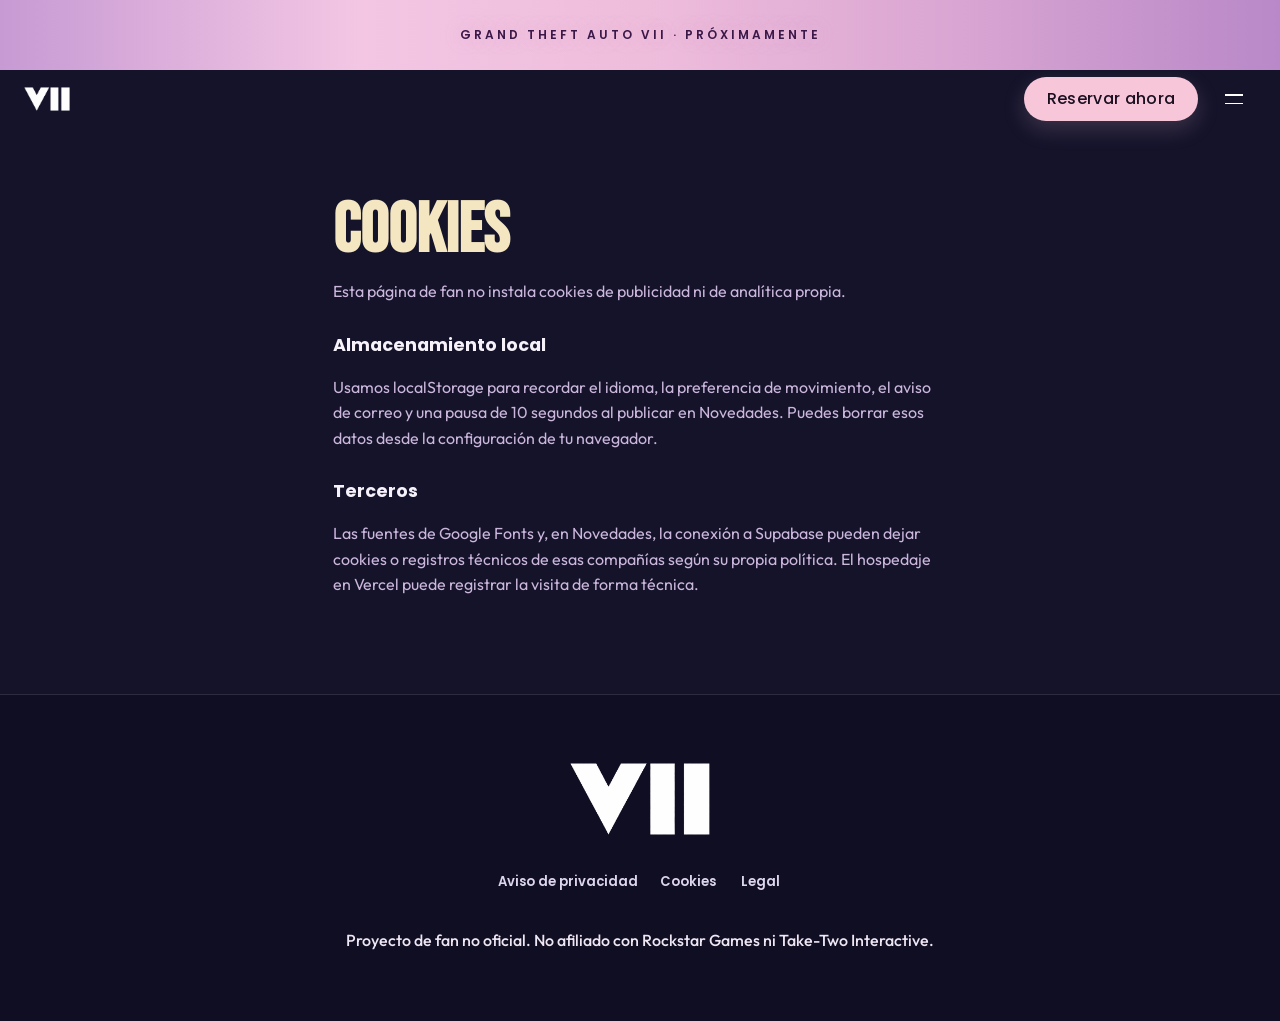
<file: cookies.html>
<!DOCTYPE html>
<html lang="es">
<head>
  <meta charset="utf-8">
  <meta name="viewport" content="width=device-width, initial-scale=1">
  <title>Cookies — VII The Game</title>
  <meta name="description" content="Uso de cookies y almacenamiento local en VII The Game.">
  <meta name="theme-color" content="#14132a">
  <link rel="canonical" href="https://viithegame.vercel.app/cookies">
  <link rel="icon" href="assets/favicon.svg" type="image/svg+xml">
  <link rel="preconnect" href="https://fonts.googleapis.com">
  <link rel="preconnect" href="https://fonts.gstatic.com" crossorigin>
  <link href="https://fonts.googleapis.com/css2?family=Bebas+Neue&family=Poppins:wght@500;600;700&family=Outfit:wght@300;400;500;600;700&family=Syne:wght@500;600;700;800&display=swap" rel="stylesheet">
  <link rel="stylesheet" href="css/styles.css">
</head>
<body>
  <div class="promo-banner">
    <p class="banner-text" data-i18n="banner">Grand Theft Auto VII · Próximamente</p>
  </div>
  <header class="site-header">
    <a class="logo" href="index.html#inicio">
      <picture>
        <source srcset="assets/vii-logo.webp" type="image/webp">
        <img class="logo-mark" src="assets/vii-logo.png" alt="VII" width="1022" height="533">
      </picture>
    </a>
    <div class="header-actions">
      <a class="btn-reserve header-reserve" href="index.html#proximamente" data-i18n="reserve">Reservar ahora</a>
      <button type="button" class="nav-toggle" aria-expanded="false" aria-controls="menu" data-nav-toggle>
        <span class="sr-only" data-i18n="menu">Menú</span>
        <span class="bar" aria-hidden="true"></span>
        <span class="bar" aria-hidden="true"></span>
      </button>
    </div>
  </header>
  <nav class="menu" id="menu" hidden aria-hidden="true" role="dialog" aria-modal="true" aria-labelledby="menu-title">
    <div class="menu-art">
      <picture>
        <source srcset="assets/vii-logo.webp" type="image/webp">
        <img class="menu-vii" src="assets/vii-logo.png" alt="VII" width="1022" height="533">
      </picture>
      <div class="menu-art-meta">
        <div class="landing-kicker">
          <p class="kicker-soon" data-i18n="soon">Próximamente</p>
          <p class="kicker-sub" data-i18n="welcome">Bienvenido a Vinewood</p>
        </div>
        <a class="btn-reserve" href="index.html#proximamente" data-i18n="reserve" data-menu-close>Reservar ahora</a>
        <p class="landing-platforms">
          <span>PS5</span>
          <span>Xbox Series X|S</span>
          <span>PC</span>
        </p>
      </div>
    </div>
    <div class="menu-panel">
      <div class="menu-panel-top">
        <p class="menu-title" id="menu-title"><span data-i18n="menuTitle">Grand Theft Auto VII</span></p>
        <button type="button" class="menu-close" data-menu-close aria-label="Cerrar" data-i18n-aria="close">
          <span aria-hidden="true">×</span>
        </button>
      </div>
      <ul class="menu-list">
        <li><a href="index.html#inicio" data-i18n="navHome">Inicio</a></li>
        <li><a href="index.html#trailer" data-i18n="navWatch">Ver</a></li>
        <li><a href="index.html#edicion" data-i18n="navEdition">Edición especial</a></li>
        <li><a href="index.html#solo-en-vinewood" data-i18n="navOnly">Solo en Vinewood</a></li>
        <li><a href="index.html#media" data-i18n="navMedia">Media</a></li>
        <li><a href="index.html#musica" data-i18n="navMusic">Música</a></li>
        <li><a href="novedades.html" data-i18n="navNews">Novedades</a></li>
      </ul>
      <div class="menu-tools">
        <div class="tool">
          <button type="button" class="tool-toggle" data-tool="lang" aria-expanded="false">
            <span data-lang-label>Español</span>
            <i aria-hidden="true">˄</i>
          </button>
          <div class="tool-menu" hidden>
            <button type="button" data-lang="es">Español</button>
            <button type="button" data-lang="en">English</button>
          </div>
        </div>
        <div class="tool">
          <button type="button" class="tool-toggle" data-tool="motion" aria-expanded="false">
            <span data-i18n="motion">Movimiento</span>
            <i aria-hidden="true">˄</i>
          </button>
          <div class="tool-menu" hidden>
            <button type="button" data-motion="full" data-i18n="motionFull">Completo</button>
            <button type="button" data-motion="reduced" data-i18n="motionOff">Reducido</button>
          </div>
        </div>
      </div>
    </div>
  </nav>
  <main>
    <article class="legal-page reveal is-in">
      <h1 data-i18n="cookies">Cookies</h1>
      <p>Esta página de fan no instala cookies de publicidad ni de analítica propia.</p>
      <h2>Almacenamiento local</h2>
      <p>Usamos localStorage para recordar el idioma, la preferencia de movimiento, el aviso de correo y una pausa de 10 segundos al publicar en Novedades. Puedes borrar esos datos desde la configuración de tu navegador.</p>
      <h2>Terceros</h2>
      <p>Las fuentes de Google Fonts y, en Novedades, la conexión a Supabase pueden dejar cookies o registros técnicos de esas compañías según su propia política. El hospedaje en Vercel puede registrar la visita de forma técnica.</p>
    </article>
  </main>
  <footer class="site-footer">
    <p class="footer-vii">
      <picture>
        <source srcset="assets/vii-logo.webp" type="image/webp">
        <img src="assets/vii-logo.png" alt="VII" width="1022" height="533">
      </picture>
    </p>
    <p class="footer-links">
      <a href="privacidad.html" data-i18n="privacy">Aviso de privacidad</a>
      <a href="cookies.html" data-i18n="cookies">Cookies</a>
      <a href="legal.html" data-i18n="legal">Legal</a>
    </p>
    <p class="disclaimer">Proyecto de fan no oficial. No afiliado con Rockstar Games ni Take-Two Interactive.</p>
  </footer>
  <div id="toast" class="toast" role="status" aria-live="polite" hidden></div>
  <script src="js/config.js" defer></script>
  <script src="js/main.js" defer></script>

</body>
</html>
</file>
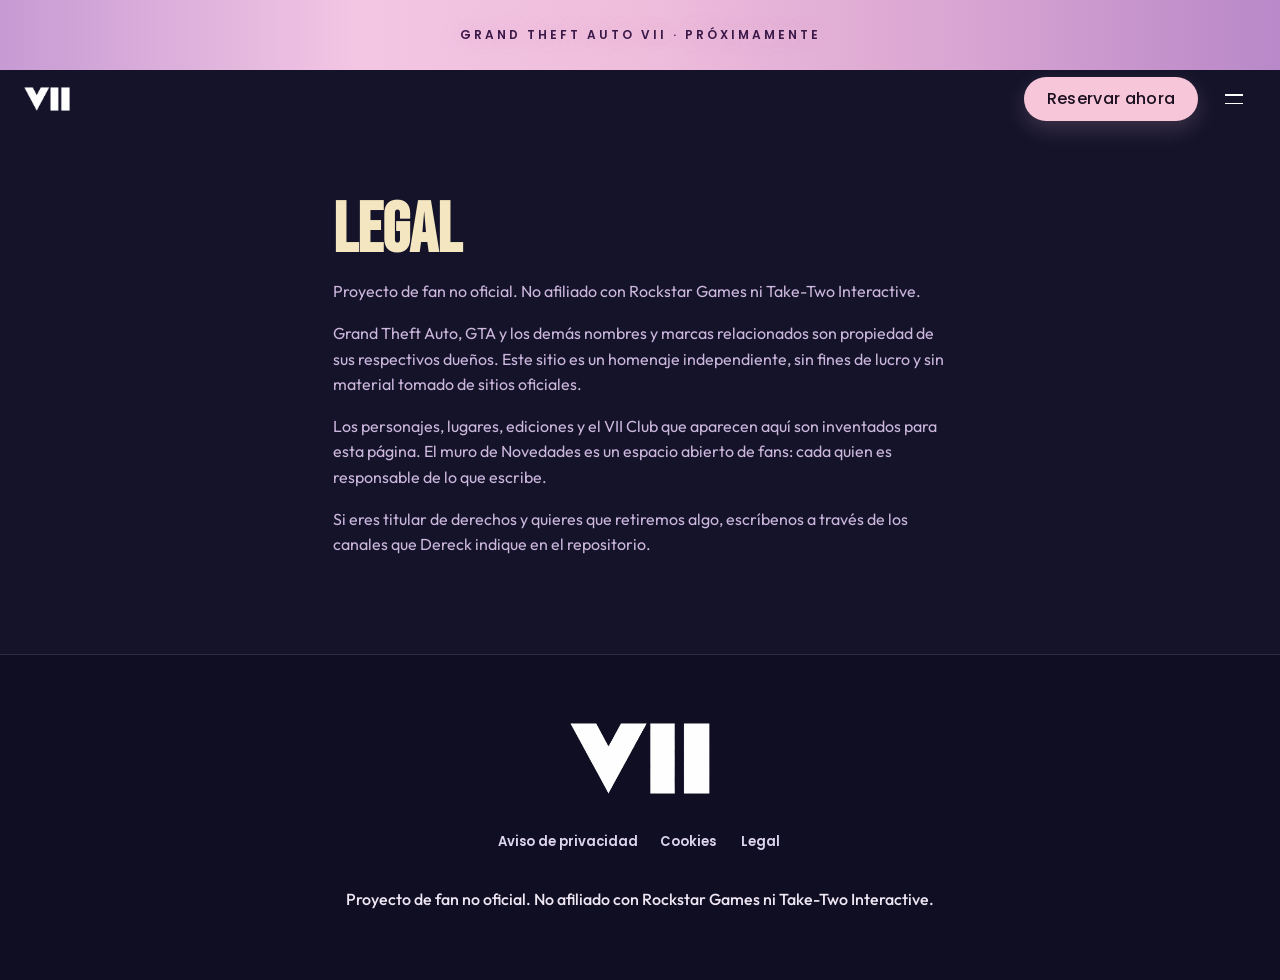
<file: legal.html>
<!DOCTYPE html>
<html lang="es">
<head>
  <meta charset="utf-8">
  <meta name="viewport" content="width=device-width, initial-scale=1">
  <title>Legal — VII The Game</title>
  <meta name="description" content="Aviso legal de la página de fan VII The Game.">
  <meta name="theme-color" content="#14132a">
  <link rel="canonical" href="https://viithegame.vercel.app/legal">
  <link rel="icon" href="assets/favicon.svg" type="image/svg+xml">
  <link rel="preconnect" href="https://fonts.googleapis.com">
  <link rel="preconnect" href="https://fonts.gstatic.com" crossorigin>
  <link href="https://fonts.googleapis.com/css2?family=Bebas+Neue&family=Poppins:wght@500;600;700&family=Outfit:wght@300;400;500;600;700&family=Syne:wght@500;600;700;800&display=swap" rel="stylesheet">
  <link rel="stylesheet" href="css/styles.css">
</head>
<body>
  <div class="promo-banner">
    <p class="banner-text" data-i18n="banner">Grand Theft Auto VII · Próximamente</p>
  </div>
  <header class="site-header">
    <a class="logo" href="index.html#inicio">
      <picture>
        <source srcset="assets/vii-logo.webp" type="image/webp">
        <img class="logo-mark" src="assets/vii-logo.png" alt="VII" width="1022" height="533">
      </picture>
    </a>
    <div class="header-actions">
      <a class="btn-reserve header-reserve" href="index.html#proximamente" data-i18n="reserve">Reservar ahora</a>
      <button type="button" class="nav-toggle" aria-expanded="false" aria-controls="menu" data-nav-toggle>
        <span class="sr-only" data-i18n="menu">Menú</span>
        <span class="bar" aria-hidden="true"></span>
        <span class="bar" aria-hidden="true"></span>
      </button>
    </div>
  </header>
  <nav class="menu" id="menu" hidden aria-hidden="true" role="dialog" aria-modal="true" aria-labelledby="menu-title">
    <div class="menu-art">
      <picture>
        <source srcset="assets/vii-logo.webp" type="image/webp">
        <img class="menu-vii" src="assets/vii-logo.png" alt="VII" width="1022" height="533">
      </picture>
      <div class="menu-art-meta">
        <div class="landing-kicker">
          <p class="kicker-soon" data-i18n="soon">Próximamente</p>
          <p class="kicker-sub" data-i18n="welcome">Bienvenido a Vinewood</p>
        </div>
        <a class="btn-reserve" href="index.html#proximamente" data-i18n="reserve" data-menu-close>Reservar ahora</a>
        <p class="landing-platforms">
          <span>PS5</span>
          <span>Xbox Series X|S</span>
          <span>PC</span>
        </p>
      </div>
    </div>
    <div class="menu-panel">
      <div class="menu-panel-top">
        <p class="menu-title" id="menu-title"><span data-i18n="menuTitle">Grand Theft Auto VII</span></p>
        <button type="button" class="menu-close" data-menu-close aria-label="Cerrar" data-i18n-aria="close">
          <span aria-hidden="true">×</span>
        </button>
      </div>
      <ul class="menu-list">
        <li><a href="index.html#inicio" data-i18n="navHome">Inicio</a></li>
        <li><a href="index.html#trailer" data-i18n="navWatch">Ver</a></li>
        <li><a href="index.html#edicion" data-i18n="navEdition">Edición especial</a></li>
        <li><a href="index.html#solo-en-vinewood" data-i18n="navOnly">Solo en Vinewood</a></li>
        <li><a href="index.html#media" data-i18n="navMedia">Media</a></li>
        <li><a href="index.html#musica" data-i18n="navMusic">Música</a></li>
        <li><a href="novedades.html" data-i18n="navNews">Novedades</a></li>
      </ul>
      <div class="menu-tools">
        <div class="tool">
          <button type="button" class="tool-toggle" data-tool="lang" aria-expanded="false">
            <span data-lang-label>Español</span>
            <i aria-hidden="true">˄</i>
          </button>
          <div class="tool-menu" hidden>
            <button type="button" data-lang="es">Español</button>
            <button type="button" data-lang="en">English</button>
          </div>
        </div>
        <div class="tool">
          <button type="button" class="tool-toggle" data-tool="motion" aria-expanded="false">
            <span data-i18n="motion">Movimiento</span>
            <i aria-hidden="true">˄</i>
          </button>
          <div class="tool-menu" hidden>
            <button type="button" data-motion="full" data-i18n="motionFull">Completo</button>
            <button type="button" data-motion="reduced" data-i18n="motionOff">Reducido</button>
          </div>
        </div>
      </div>
    </div>
  </nav>
  <main>
    <article class="legal-page reveal is-in">
      <h1 data-i18n="legal">Legal</h1>
      <p>Proyecto de fan no oficial. No afiliado con Rockstar Games ni Take-Two Interactive.</p>
      <p>Grand Theft Auto, GTA y los demás nombres y marcas relacionados son propiedad de sus respectivos dueños. Este sitio es un homenaje independiente, sin fines de lucro y sin material tomado de sitios oficiales.</p>
      <p>Los personajes, lugares, ediciones y el VII Club que aparecen aquí son inventados para esta página. El muro de Novedades es un espacio abierto de fans: cada quien es responsable de lo que escribe.</p>
      <p>Si eres titular de derechos y quieres que retiremos algo, escríbenos a través de los canales que Dereck indique en el repositorio.</p>
    </article>
  </main>
  <footer class="site-footer">
    <p class="footer-vii">
      <picture>
        <source srcset="assets/vii-logo.webp" type="image/webp">
        <img src="assets/vii-logo.png" alt="VII" width="1022" height="533">
      </picture>
    </p>
    <p class="footer-links">
      <a href="privacidad.html" data-i18n="privacy">Aviso de privacidad</a>
      <a href="cookies.html" data-i18n="cookies">Cookies</a>
      <a href="legal.html" data-i18n="legal">Legal</a>
    </p>
    <p class="disclaimer">Proyecto de fan no oficial. No afiliado con Rockstar Games ni Take-Two Interactive.</p>
  </footer>
  <div id="toast" class="toast" role="status" aria-live="polite" hidden></div>
  <script src="js/config.js" defer></script>
  <script src="js/main.js" defer></script>

</body>
</html>
</file>
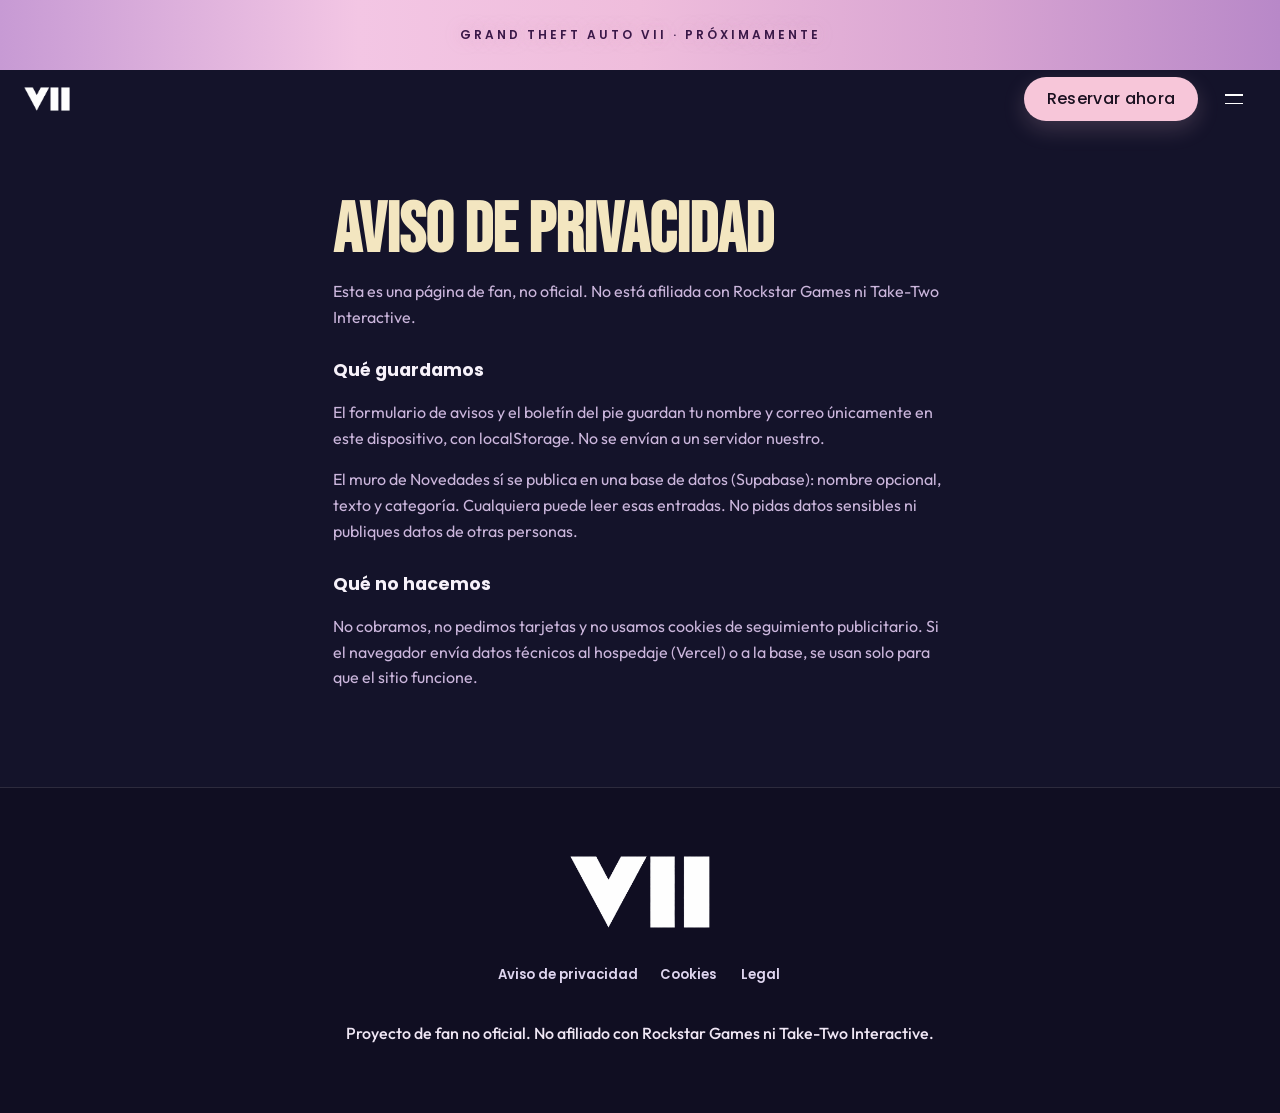
<file: privacidad.html>
<!DOCTYPE html>
<html lang="es">
<head>
  <meta charset="utf-8">
  <meta name="viewport" content="width=device-width, initial-scale=1">
  <title>Aviso de privacidad — VII The Game</title>
  <meta name="description" content="Aviso de privacidad de la página de fan VII The Game.">
  <meta name="theme-color" content="#14132a">
  <link rel="canonical" href="https://viithegame.vercel.app/privacidad">
  <link rel="icon" href="assets/favicon.svg" type="image/svg+xml">
  <link rel="preconnect" href="https://fonts.googleapis.com">
  <link rel="preconnect" href="https://fonts.gstatic.com" crossorigin>
  <link href="https://fonts.googleapis.com/css2?family=Bebas+Neue&family=Poppins:wght@500;600;700&family=Outfit:wght@300;400;500;600;700&family=Syne:wght@500;600;700;800&display=swap" rel="stylesheet">
  <link rel="stylesheet" href="css/styles.css">
</head>
<body>
  <div class="promo-banner">
    <p class="banner-text" data-i18n="banner">Grand Theft Auto VII · Próximamente</p>
  </div>
  <header class="site-header">
    <a class="logo" href="index.html#inicio">
      <picture>
        <source srcset="assets/vii-logo.webp" type="image/webp">
        <img class="logo-mark" src="assets/vii-logo.png" alt="VII" width="1022" height="533">
      </picture>
    </a>
    <div class="header-actions">
      <a class="btn-reserve header-reserve" href="index.html#proximamente" data-i18n="reserve">Reservar ahora</a>
      <button type="button" class="nav-toggle" aria-expanded="false" aria-controls="menu" data-nav-toggle>
        <span class="sr-only" data-i18n="menu">Menú</span>
        <span class="bar" aria-hidden="true"></span>
        <span class="bar" aria-hidden="true"></span>
      </button>
    </div>
  </header>
  <nav class="menu" id="menu" hidden aria-hidden="true" role="dialog" aria-modal="true" aria-labelledby="menu-title">
    <div class="menu-art">
      <picture>
        <source srcset="assets/vii-logo.webp" type="image/webp">
        <img class="menu-vii" src="assets/vii-logo.png" alt="VII" width="1022" height="533">
      </picture>
      <div class="menu-art-meta">
        <div class="landing-kicker">
          <p class="kicker-soon" data-i18n="soon">Próximamente</p>
          <p class="kicker-sub" data-i18n="welcome">Bienvenido a Vinewood</p>
        </div>
        <a class="btn-reserve" href="index.html#proximamente" data-i18n="reserve" data-menu-close>Reservar ahora</a>
        <p class="landing-platforms">
          <span>PS5</span>
          <span>Xbox Series X|S</span>
          <span>PC</span>
        </p>
      </div>
    </div>
    <div class="menu-panel">
      <div class="menu-panel-top">
        <p class="menu-title" id="menu-title"><span data-i18n="menuTitle">Grand Theft Auto VII</span></p>
        <button type="button" class="menu-close" data-menu-close aria-label="Cerrar" data-i18n-aria="close">
          <span aria-hidden="true">×</span>
        </button>
      </div>
      <ul class="menu-list">
        <li><a href="index.html#inicio" data-i18n="navHome">Inicio</a></li>
        <li><a href="index.html#trailer" data-i18n="navWatch">Ver</a></li>
        <li><a href="index.html#edicion" data-i18n="navEdition">Edición especial</a></li>
        <li><a href="index.html#solo-en-vinewood" data-i18n="navOnly">Solo en Vinewood</a></li>
        <li><a href="index.html#media" data-i18n="navMedia">Media</a></li>
        <li><a href="index.html#musica" data-i18n="navMusic">Música</a></li>
        <li><a href="novedades.html" data-i18n="navNews">Novedades</a></li>
      </ul>
      <div class="menu-tools">
        <div class="tool">
          <button type="button" class="tool-toggle" data-tool="lang" aria-expanded="false">
            <span data-lang-label>Español</span>
            <i aria-hidden="true">˄</i>
          </button>
          <div class="tool-menu" hidden>
            <button type="button" data-lang="es">Español</button>
            <button type="button" data-lang="en">English</button>
          </div>
        </div>
        <div class="tool">
          <button type="button" class="tool-toggle" data-tool="motion" aria-expanded="false">
            <span data-i18n="motion">Movimiento</span>
            <i aria-hidden="true">˄</i>
          </button>
          <div class="tool-menu" hidden>
            <button type="button" data-motion="full" data-i18n="motionFull">Completo</button>
            <button type="button" data-motion="reduced" data-i18n="motionOff">Reducido</button>
          </div>
        </div>
      </div>
    </div>
  </nav>
  <main>
    <article class="legal-page reveal is-in">
      <h1 data-i18n="privacy">Aviso de privacidad</h1>
      <p>Esta es una página de fan, no oficial. No está afiliada con Rockstar Games ni Take-Two Interactive.</p>
      <h2>Qué guardamos</h2>
      <p>El formulario de avisos y el boletín del pie guardan tu nombre y correo únicamente en este dispositivo, con localStorage. No se envían a un servidor nuestro.</p>
      <p>El muro de Novedades sí se publica en una base de datos (Supabase): nombre opcional, texto y categoría. Cualquiera puede leer esas entradas. No pidas datos sensibles ni publiques datos de otras personas.</p>
      <h2>Qué no hacemos</h2>
      <p>No cobramos, no pedimos tarjetas y no usamos cookies de seguimiento publicitario. Si el navegador envía datos técnicos al hospedaje (Vercel) o a la base, se usan solo para que el sitio funcione.</p>
    </article>
  </main>
  <footer class="site-footer">
    <p class="footer-vii">
      <picture>
        <source srcset="assets/vii-logo.webp" type="image/webp">
        <img src="assets/vii-logo.png" alt="VII" width="1022" height="533">
      </picture>
    </p>
    <p class="footer-links">
      <a href="privacidad.html" data-i18n="privacy">Aviso de privacidad</a>
      <a href="cookies.html" data-i18n="cookies">Cookies</a>
      <a href="legal.html" data-i18n="legal">Legal</a>
    </p>
    <p class="disclaimer">Proyecto de fan no oficial. No afiliado con Rockstar Games ni Take-Two Interactive.</p>
  </footer>
  <div id="toast" class="toast" role="status" aria-live="polite" hidden></div>
  <script src="js/config.js" defer></script>
  <script src="js/main.js" defer></script>

</body>
</html>
</file>
<file: css/styles.css>
/* VII The Game — original fan page. No third-party site styles were copied. */
:root {
  --bg: #14132a;
  --bg-2: #1b1a36;
  --navy: #14132a;
  --ink: #f7f2fa;
  --muted: #cbb6dc;
  --pink: #f7c6d9;
  --pink-deep: #e8a8c4;
  --purple: #8a6ad4;
  --lavender: #d7b8ea;
  --frame: #2a2048;
  --banner-text: #3a1848;
  --line: rgba(255, 255, 255, 0.12);
  --ease: cubic-bezier(0.22, 1, 0.36, 1);
  --banner-h: 70px;
  --header-h: 58px;
  --font-display: "Syne", "Segoe UI", sans-serif;
  --font-body: "Outfit", "Segoe UI", sans-serif;
  --font-ui: "Poppins", "Segoe UI", sans-serif;
  --font-mark: "Bebas Neue", "Arial Narrow", sans-serif;
}

*,
*::before,
*::after { box-sizing: border-box; }

html {
  scroll-behavior: smooth;
  background: var(--bg);
}

body {
  margin: 0;
  color: var(--ink);
  font-family: var(--font-body);
  font-weight: 400;
  line-height: 1.6;
  background: var(--bg);
  -webkit-font-smoothing: antialiased;
  text-rendering: optimizeLegibility;
}

body.is-intro,
body.is-menu { overflow: hidden; }

body.is-intro { height: 100dvh; }

img { max-width: 100%; height: auto; display: block; }
button, input { font: inherit; color: inherit; }
a { color: inherit; }

.sr-only {
  position: absolute;
  width: 1px;
  height: 1px;
  padding: 0;
  margin: -1px;
  overflow: hidden;
  clip: rect(0, 0, 0, 0);
  white-space: nowrap;
  border: 0;
}

::selection {
  background: color-mix(in srgb, var(--pink) 55%, #3b1d4a);
  color: #fff;
}

/* —— Intro (unchanged idea) —— */
.intro {
  position: fixed;
  inset: 0;
  z-index: 80;
  display: grid;
  place-items: center;
  background: linear-gradient(180deg, #1c1a30 0%, #13131f 100%);
  transform-origin: 50% 45%;
  transition: opacity 1.85s cubic-bezier(0.215, 0.61, 0.355, 1),
              transform 1.85s cubic-bezier(0.215, 0.61, 0.355, 1),
              filter 1.85s cubic-bezier(0.215, 0.61, 0.355, 1),
              visibility 1.85s;
}

.intro::before {
  content: "";
  position: absolute;
  width: 28rem;
  height: 28rem;
  border-radius: 50%;
  background: radial-gradient(circle, rgba(232, 176, 255, 0.16), rgba(28, 26, 48, 0) 68%);
  pointer-events: none;
}

.intro.is-out {
  opacity: 0;
  visibility: hidden;
  transform: scale(1.045);
  filter: blur(14px);
  pointer-events: none;
}

.intro.is-gone { display: none; }

.intro-inner {
  position: relative;
  display: grid;
  place-items: center;
}

.intro-star {
  width: min(28vw, 7.5rem);
  height: auto;
  overflow: visible;
}

.star-path {
  fill: none;
  stroke-linejoin: round;
  stroke-linecap: round;
}

.star-draw {
  stroke: url(#starStroke);
  stroke-width: 2.15;
  filter: url(#starGlow);
  stroke-dasharray: 1;
  stroke-dashoffset: 1;
  animation: starDraw 2.2s var(--ease) 0.1s forwards;
}

.star-spark {
  stroke: #ffd6f0;
  stroke-width: 2.8;
  filter: url(#sparkGlow);
  stroke-dasharray: 12 220;
  stroke-dashoffset: 0;
  opacity: 0;
  animation: starSpark 1.6s ease-in-out 0.9s 2;
}

@keyframes starDraw { to { stroke-dashoffset: 0; } }

@keyframes starSpark {
  0% { opacity: 0; stroke-dashoffset: 0; }
  12% { opacity: 1; }
  88% { opacity: 1; }
  100% { opacity: 0; stroke-dashoffset: -232; }
}

/* —— First screen —— */
.first-screen {
  min-height: 100dvh;
  display: flex;
  flex-direction: column;
  background: var(--bg);
}

.promo-banner {
  position: sticky;
  top: 0;
  z-index: 55;
  height: var(--banner-h);
  display: grid;
  place-items: center;
  overflow: hidden;
  background: linear-gradient(90deg, #c79ad4 0%, #f3c6e4 28%, #efbddc 50%, #d8a4d2 76%, #b888c8 100%);
}

.banner-art {
  position: absolute;
  inset: 0;
  width: 100%;
  height: 100%;
  pointer-events: none;
}

.banner-text {
  position: relative;
  z-index: 1;
  margin: 0;
  color: var(--banner-text);
  font-family: var(--font-ui);
  font-weight: 600;
  font-size: 12px;
  letter-spacing: 0.25em;
  text-transform: uppercase;
  text-align: center;
  padding: 0 1rem;
  line-height: 1.2;
  text-shadow: 0 0 10px rgba(239, 189, 220, 0.9), 0 0 18px rgba(239, 189, 220, 0.7);
}

body.is-menu .site-header {
  opacity: 0;
  pointer-events: none;
}

.site-header {
  position: sticky;
  top: var(--banner-h);
  z-index: 46;
  display: flex;
  align-items: center;
  justify-content: space-between;
  height: var(--header-h);
  padding: 0 1.5rem;
  background: var(--bg);
}

.header-actions {
  display: flex;
  align-items: center;
  gap: 0.85rem;
}

.header-reserve {
  min-height: 2.35rem;
  padding: 0.4rem 1.1rem;
  font-size: 14px;
}

.logo {
  display: inline-flex;
  align-items: center;
  text-decoration: none;
  line-height: 0;
  min-height: 44px;
  min-width: 44px;
}

.logo-mark {
  display: block;
  height: 24px;
  width: auto;
}

.nav-toggle {
  width: 2.5rem;
  height: 2.5rem;
  border: 0;
  background: none;
  cursor: pointer;
  display: grid;
  place-content: center;
  gap: 7px;
  position: relative;
  z-index: 62;
}

.nav-toggle .bar {
  display: block;
  width: 18px;
  height: 1.6px;
  background: #fff;
  transition: transform 0.35s var(--ease), opacity 0.3s;
  transform-origin: center;
}

.nav-toggle.is-open .bar:first-of-type { transform: translateY(4.3px) rotate(45deg); }
.nav-toggle.is-open .bar:last-of-type { transform: translateY(-4.3px) rotate(-45deg); }

.nav-toggle:focus-visible { outline: 2px solid var(--pink); outline-offset: 3px; }

.landing {
  flex: 1;
  display: flex;
  flex-direction: column;
  align-items: center;
  justify-content: center;
  position: relative;
  padding: 0.6rem 1.25rem 3.4rem;
  gap: 1.35rem;
}

.poster {
  width: min(60vw, 860px);
  margin: 0;
  --poster-scale: 1;
}

.poster-frame {
  position: relative;
  overflow: hidden;
  background: var(--frame);
  padding: 8px;
  box-shadow:
    0 18px 50px rgba(4, 2, 16, 0.55),
    0 0 0 1px rgba(255, 255, 255, 0.06);
}

.poster-frame picture,
.poster-frame img {
  width: 100%;
  height: auto;
  display: block;
  aspect-ratio: 1665 / 944;
  object-fit: cover;
}

.poster-frame img {
  transform: scale(var(--poster-scale));
  transform-origin: center;
  transition: transform 0.9s var(--ease);
}

.landing-meta {
  width: min(86vw, 1100px);
  display: grid;
  grid-template-columns: 1fr auto 1fr;
  align-items: center;
  gap: 1rem 1.5rem;
  padding-top: 0.35rem;
}

.kicker-soon,
.kicker-sub,
.landing-platforms {
  margin: 0;
  text-transform: uppercase;
}

.kicker-soon {
  font-family: var(--font-ui);
  font-weight: 700;
  font-size: 20px;
  letter-spacing: 0.08em;
  color: #fff;
  line-height: 1.15;
}

.kicker-sub {
  margin-top: 0.28rem;
  font-family: var(--font-ui);
  font-size: 12px;
  letter-spacing: 0.22em;
  color: var(--lavender);
  font-weight: 600;
}

.landing-platforms {
  justify-self: end;
  display: grid;
  justify-items: end;
  gap: 0.22rem;
  font-family: var(--font-ui);
  font-size: 11px;
  letter-spacing: 0.18em;
  color: #fff;
  font-weight: 600;
}

.landing-platforms span { white-space: nowrap; }

.btn-reserve {
  display: inline-flex;
  align-items: center;
  justify-content: center;
  min-height: 44px;
  padding: 0.55rem 1.45rem;
  border-radius: 999px;
  background: #f7c6d9;
  color: #1a1020;
  text-decoration: none;
  border: 0;
  font-family: var(--font-ui);
  font-weight: 500;
  font-size: 16px;
  letter-spacing: 0.02em;
  cursor: pointer;
  transition: transform 0.35s var(--ease), background 0.3s, box-shadow 0.3s;
  box-shadow: 0 8px 22px rgba(247, 198, 217, 0.18);
}

.btn-reserve:hover { background: #fbe0ea; }
.btn-reserve:focus-visible { outline: 2px solid #fff; outline-offset: 3px; }

.scroll-chevron {
  position: absolute;
  left: 50%;
  bottom: 0.85rem;
  transform: translateX(-50%);
  color: #fff;
  width: 1.6rem;
  height: 1.6rem;
  display: grid;
  place-items: center;
  opacity: 0.85;
}

.scroll-chevron svg { width: 100%; height: auto; }

.scroll-chevron { animation: chevronBounce 1.8s var(--ease) infinite; }

@keyframes chevronBounce {
  0%, 100% { transform: translateX(-50%) translateY(0); opacity: 0.45; }
  50% { transform: translateX(-50%) translateY(6px); opacity: 1; }
}

/* —— Sections —— */
.section {
  position: relative;
  padding: 6.5rem 6vw 2rem;
  background: var(--bg);
}

#trailer,
#personajes,
#lugares,
#proximamente,
#vistazo,
#edicion,
#solo-en-vinewood,
#musica,
#capturas,
#descargas,
#gente,
#club,
#tienda,
#noticias {
  scroll-margin-top: calc(var(--banner-h) + var(--header-h) + 0.35rem);
}

.section-head {
  display: grid;
  grid-template-columns: auto 1fr;
  gap: 1.4rem 2rem;
  align-items: start;
  max-width: 64rem;
  margin: 0 auto 3.2rem;
}

.section-head h2,
.cast-copy h3,
.place h3,
.soon-card h2,
.lightbox-panel h2,
.footer-mark {
  font-family: var(--font-display);
  font-weight: 700;
  letter-spacing: -0.03em;
  line-height: 1.05;
}

.section-head h2,
.soon-card h2 { font-size: clamp(2.2rem, 6vw, 4.4rem); margin: 0 0 0.7rem; }

.idx {
  font-family: var(--font-display);
  font-weight: 700;
  font-size: 0.85rem;
  letter-spacing: 0.18em;
  color: var(--pink);
  margin: 0.35rem 0 0;
}

.eyebrow {
  margin: 0 0 0.55rem;
  font-size: 0.72rem;
  letter-spacing: 0.28em;
  text-transform: uppercase;
  color: var(--lavender);
}

.lede {
  margin: 0;
  color: var(--muted);
  max-width: 36rem;
  font-size: 1.05rem;
  font-weight: 300;
}

/* —— Trailer —— */
.trailer-frame { max-width: 72rem; margin: 0 auto; }

.trailer-play {
  position: relative;
  display: block;
  width: 100%;
  padding: 0;
  border: 0;
  cursor: pointer;
  overflow: hidden;
  border-radius: 0.4rem;
  background: #000;
  aspect-ratio: 16 / 9;
  isolation: isolate;
  box-shadow: 0 18px 50px rgba(4, 2, 16, 0.4);
}

.trailer-play img {
  width: 100%;
  height: 100%;
  object-fit: cover;
  object-position: center 40%;
  transform: scale(1.04);
}

.trailer-play::after {
  content: "";
  position: absolute;
  inset: 0;
  background: linear-gradient(180deg, rgba(8, 6, 16, 0.05), rgba(8, 6, 16, 0.45));
}

.play-btn {
  position: absolute;
  inset: 0;
  z-index: 1;
  display: grid;
  place-items: center;
  color: #fff;
}

.play-btn svg {
  width: min(18vw, 5.5rem);
  filter: drop-shadow(0 8px 24px rgba(0, 0, 0, 0.45));
  transition: transform 0.5s var(--ease);
}

.trailer-caption {
  position: absolute;
  z-index: 1;
  left: 1.2rem;
  bottom: 1rem;
  font-size: 0.68rem;
  letter-spacing: 0.22em;
  text-transform: uppercase;
  color: #fff;
}

/* —— Characters —— */
.characters { padding-bottom: 4rem; }

.cast-row {
  display: grid;
  grid-template-columns: minmax(0, 1.15fr) minmax(0, 0.95fr);
  gap: 2.2rem 3.5rem;
  align-items: center;
  max-width: 72rem;
  margin: 0 auto 5.5rem;
}

.cast-row.invert { grid-template-columns: minmax(0, 0.95fr) minmax(0, 1.15fr); }
.cast-row.invert .cast-shot { order: 2; }
.cast-row.invert .cast-copy { order: 1; text-align: right; margin-left: auto; }

.cast-shot {
  margin: 0;
  border-radius: 0.5rem;
  overflow: hidden;
  aspect-ratio: 4 / 5;
  background: #1a1524;
  box-shadow: 0 16px 40px rgba(4, 2, 16, 0.35);
}

.cast-shot img,
.place img {
  width: 100%;
  height: 100%;
  object-fit: cover;
  object-position: var(--ox) var(--oy);
  transform: scale(var(--z));
  transform-origin: var(--ox) var(--oy);
}

.crop-lila { --ox: 25.5%; --oy: 14%; --z: 3.4; }
.crop-adrian { --ox: 41%; --oy: 10%; --z: 3.25; }
.crop-cesar { --ox: 96%; --oy: 14%; --z: 2.75; }
.crop-nadia { --ox: 8%; --oy: 80%; --z: 2.8; }
.crop-roman { --ox: 79%; --oy: 64%; --z: 2.6; }
.crop-vinewood { --ox: 52%; --oy: 96%; --z: 2.45; }
.crop-muelle { --ox: 64%; --oy: 4%; --z: 3.15; }
.crop-centro { --ox: 97%; --oy: 90%; --z: 2.6; }
.crop-glance { --ox: 66%; --oy: 16%; --z: 1.55; }
.crop-t1 { --ox: 12%; --oy: 16%; --z: 2.15; }
.crop-t2 { --ox: 32%; --oy: 88%; --z: 2.2; }
.crop-t3 { --ox: 96%; --oy: 88%; --z: 2.35; }
.crop-couple-wide { --ox: 33%; --oy: 16%; --z: 2.15; }
.crop-skyline { --ox: 50%; --oy: 48%; --z: 1.7; }

.cast-copy { max-width: 28rem; }

.cast-tag {
  margin: 0 0 0.45rem;
  font-size: 0.7rem;
  letter-spacing: 0.22em;
  text-transform: uppercase;
  color: var(--lavender);
}

.cast-copy h3 { font-size: clamp(1.8rem, 4vw, 3rem); margin: 0 0 0.7rem; }

.cast-copy p:last-child {
  margin: 0;
  color: var(--muted);
  font-weight: 300;
  font-size: 1.05rem;
}

/* —— Places —— */
.place-stack {
  display: grid;
  gap: 1.4rem;
  max-width: 72rem;
  margin: 0 auto;
}

@media (min-width: 900px) {
  .place-stack { grid-template-columns: repeat(3, 1fr); gap: 1.2rem; }
}

.place figure {
  margin: 0;
  position: relative;
  border-radius: 0.5rem;
  overflow: hidden;
  min-height: 32rem;
  background: #120e1a;
  box-shadow: 0 16px 40px rgba(4, 2, 16, 0.35);
}

.place img {
  position: absolute;
  inset: 0;
}

.place figcaption {
  position: absolute;
  inset: auto 0 0;
  padding: 5.5rem 1.4rem 1.4rem;
  background: linear-gradient(180deg, transparent, rgba(10, 8, 20, 0.94));
}

.place h3 { font-size: 1.7rem; margin: 0 0 0.4rem; }

.place figcaption p:last-child {
  margin: 0;
  color: #d9d0e4;
  font-weight: 300;
}

/* —— Coming soon —— */
.soon { padding-top: 4rem; padding-bottom: 7rem; }

.soon-card {
  max-width: 40rem;
  margin: 0 auto;
  text-align: center;
  padding: 3rem 1.4rem;
  border-radius: 1.5rem;
  border: 1px solid var(--line);
  background:
    radial-gradient(80% 80% at 50% 0%, rgba(247, 198, 217, 0.12), transparent 60%),
    var(--bg-2);
}

.soon-card .idx { margin-bottom: 0.8rem; }
.soon-card .lede { margin: 0 auto 1.4rem; }

.platforms {
  margin: 0 0 2rem;
  letter-spacing: 0.08em;
  text-transform: uppercase;
  font-size: 0.78rem;
  color: var(--lavender);
}

.soon-form {
  display: grid;
  gap: 0.7rem;
  max-width: 26rem;
  margin: 0 auto;
}

.form-note {
  margin: 0 0 0.3rem;
  font-size: 0.82rem;
  color: var(--muted);
}

.soon-form input {
  width: 100%;
  height: 2.9rem;
  padding: 0 1rem;
  border-radius: 0.7rem;
  border: 1px solid var(--line);
  background: rgba(8, 7, 14, 0.55);
  outline: none;
}

.soon-form input:focus { border-color: var(--pink); }

.form-status {
  min-height: 1.3em;
  margin: 0.2rem 0 0;
  font-size: 0.9rem;
  color: var(--lavender);
}

.soon-form .btn-reserve { width: 100%; }

/* —— Footer —— */
.site-footer {
  padding: 3rem 6vw 3.5rem;
  border-top: 1px solid var(--line);
  text-align: center;
  background: var(--bg);
}

.footer-mark {
  letter-spacing: 0.2em;
  text-transform: uppercase;
  margin: 0 0 1rem;
}

.disclaimer {
  margin: 0 auto 0.8rem;
  max-width: 40rem;
  font-weight: 500;
  color: #efe6f4;
}

.footer-legal {
  margin: 0 auto;
  max-width: 40rem;
  color: var(--muted);
  font-size: 0.85rem;
  font-weight: 300;
}

/* —— Lightbox —— */
.lightbox {
  position: fixed;
  inset: 0;
  z-index: 70;
  display: grid;
  place-items: center;
  padding: 1.2rem;
  background: rgba(8, 6, 16, 0.82);
  backdrop-filter: blur(10px);
}

.lightbox[hidden] { display: none; }

.lightbox-panel {
  width: min(920px, 100%);
  background: var(--bg-2);
  border: 1px solid var(--line);
  border-radius: 1.1rem;
  padding: 1rem 1rem 1.6rem;
  text-align: center;
}

.lightbox-stage {
  overflow: hidden;
  border-radius: 0.8rem;
  aspect-ratio: 16 / 9;
  margin-bottom: 1.1rem;
}

.lightbox-stage img {
  width: 100%;
  height: 100%;
  object-fit: cover;
  animation: kenburns 12s ease-in-out infinite alternate;
}

@keyframes kenburns {
  from { transform: scale(1.04) translateY(0); }
  to { transform: scale(1.16) translateY(-2%); }
}

.lightbox-panel h2 { margin: 0 0 0.4rem; }

.lightbox-panel p {
  margin: 0 auto;
  max-width: 32rem;
  color: var(--muted);
}

.lightbox-close {
  display: block;
  margin: 0 0 0.7rem auto;
  background: none;
  border: 0;
  letter-spacing: 0.16em;
  text-transform: uppercase;
  font-size: 0.7rem;
  color: var(--muted);
  cursor: pointer;
}

/* —— Reveals —— */
.reveal {
  opacity: 0;
  transform: translateY(40px) scale(0.94);
  filter: blur(14px);
  transition: opacity 1.2s cubic-bezier(0.22, 1, 0.36, 1),
              transform 1.2s cubic-bezier(0.22, 1, 0.36, 1),
              filter 1.2s cubic-bezier(0.22, 1, 0.36, 1);
}

.reveal.is-in {
  opacity: 1;
  transform: none;
  filter: none;
}

.reveal:nth-child(2) { transition-delay: 0.08s; }
.reveal:nth-child(3) { transition-delay: 0.16s; }
.reveal:nth-child(4) { transition-delay: 0.22s; }

/* —— Breakpoints —— */
@media (max-width: 900px) {
  :root { --banner-h: 58px; }

  .banner-text { font-size: 11px; letter-spacing: 0.16em; padding: 0 0.6rem; }

  .header-reserve { font-size: 12px; padding: 0.35rem 0.85rem; min-height: 2.1rem; }
  .poster { width: calc(100% - 0.4rem); }

  .landing-meta {
    grid-template-columns: 1fr;
    justify-items: center;
    text-align: center;
    width: 100%;
  }

  .landing-kicker { order: 1; }
  .landing-meta .btn-reserve { order: 2; }
  .landing-platforms {
    order: 3;
    justify-self: center;
    justify-items: center;
    grid-auto-flow: column;
    grid-template-columns: none;
    display: flex;
    gap: 0.9rem;
  }

  .cast-row,
  .cast-row.invert { grid-template-columns: 1fr; margin-bottom: 3.4rem; }

  .cast-row.invert .cast-shot,
  .cast-row.invert .cast-copy { order: unset; text-align: left; }

  .cast-shot { aspect-ratio: 5 / 6; }

  .section { padding: 4.5rem 5vw 1.5rem; }

  .place figure { min-height: 24rem; }
}

@media (max-width: 520px) {
  .section-head { grid-template-columns: 1fr; gap: 0.4rem; }
  .site-header { padding: 0 1rem; }
  .banner-text { font-size: 10px; letter-spacing: 0.12em; }
}


@media (max-width: 768px) {
  .header-reserve { display: none; }

  .site-header { padding: 0 1.15rem 0 20px; }

  .logo-mark { height: 20px; }

  .landing {
    justify-content: flex-start;
    text-align: center;
    gap: 0.85rem;
    padding: 0.45rem 0 1.2rem;
  }

  .landing-meta { display: contents; }

  .landing-kicker {
    order: 1;
    text-align: center;
    padding: 0.05rem 1.2rem 0;
  }

  .landing .kicker-soon {
    font-size: clamp(1.55rem, 7.4vw, 1.95rem);
    letter-spacing: 0.14em;
    font-weight: 700;
    color: #fff;
    line-height: 1.05;
  }

  .landing .kicker-sub {
    margin-top: 0.28rem;
    font-size: 0.7rem;
    letter-spacing: 0.22em;
    font-weight: 600;
    color: var(--lavender);
  }

  .landing .poster {
    order: 2;
    width: 70%;
    max-width: 22rem;
    margin-inline: auto;
  }

  .landing .poster-frame {
    padding: 4px;
    background: #1c1733;
    box-shadow: 0 0 0 1px #3a2a58;
  }

  .landing .poster-frame picture,
  .landing .poster-frame img {
    aspect-ratio: 1665 / 944;
    width: 100%;
    height: auto;
    object-fit: contain;
    object-position: center;
    background: #14122a;
  }

  .landing .landing-platforms {
    order: 3;
    display: flex;
    flex-direction: row;
    flex-wrap: wrap;
    justify-content: center;
    justify-items: center;
    justify-self: center;
    align-items: center;
    gap: 1.05rem 1.25rem;
    width: 100%;
    padding: 0;
    font-size: 0.7rem;
    letter-spacing: 0.16em;
    font-weight: 600;
    color: #fff;
  }

  .landing .btn-reserve {
    order: 4;
    min-height: 44px;
    padding: 0.5rem 1.55rem;
  }

  .landing .scroll-chevron {
    order: 5;
    position: static;
    transform: none;
    color: #f7c6d9;
    width: 1.75rem;
    height: 1.3rem;
    margin-top: 0;
    opacity: 1;
    animation: chevronBounceMobile 2.6s ease-in-out infinite;
  }

  .landing .scroll-chevron svg { stroke-width: 2; }
}

@keyframes chevronBounceMobile {
  0%, 100% { transform: translateY(0); opacity: 0.72; }
  50% { transform: translateY(6px); opacity: 1; }
}

@media (max-height: 820px) and (min-width: 901px) {
  .poster { width: min(52vw, 740px); }
  .landing { gap: 1rem; padding-bottom: 2.8rem; }
}

/* —— Reduced motion —— */
@media (prefers-reduced-motion: reduce) {
  html { scroll-behavior: auto; }

  *,
  *::before,
  *::after {
    animation: none !important;
    transition: none !important;
  }

  .star-draw {
    stroke-dasharray: none;
    stroke-dashoffset: 0;
  }

  .star-spark { display: none; }

  .poster-frame img,
  .place img,
  .trailer-play img,
  .lightbox-stage img,
  .reveal,
  .scroll-chevron {
    transform: none !important;
  }

  .reveal { opacity: 1; }
}

/* —— Extra tokens —— */
:root {
  --cream: #f3e6c0;
  --peach: #f4c2a8;
  --lime: #d6ed6c;
}

/* —— Split menu —— */
.menu {
  position: fixed;
  top: var(--banner-h);
  left: 0;
  right: 0;
  bottom: 0;
  z-index: 50;
  display: flex;
  background: #121022;
  color: #fff;
  overflow: hidden;
}

.menu[hidden] { display: none; }

.menu-art {
  position: relative;
  flex: 0 0 60%;
  width: 60%;
  display: flex;
  flex-direction: column;
  justify-content: space-between;
  padding: 3.2rem 3.2rem 2.6rem;
  background:
    radial-gradient(120% 90% at 30% 20%, #3a2458 0%, #1a1436 46%, #121022 100%);
  opacity: 0;
  transform: translateX(-4%);
  transition: opacity 0.9s cubic-bezier(0.215, 0.61, 0.355, 1),
              transform 0.9s cubic-bezier(0.215, 0.61, 0.355, 1);
}

.menu.is-open .menu-art {
  opacity: 1;
  transform: none;
}

.menu-vii {
  display: block;
  width: min(86%, 34rem);
  height: auto;
  margin-top: 2vh;
  filter: drop-shadow(0 12px 28px rgba(0, 0, 0, 0.35));
}

.menu-art-meta {
  display: grid;
  gap: 1.1rem;
  align-items: start;
}

.menu-art-meta .landing-kicker { margin: 0; }
.menu-art-meta .btn-reserve { justify-self: start; }

.menu-panel {
  flex: 0 0 40%;
  width: 40%;
  background: #16142e;
  border-left: 1px solid rgba(255, 255, 255, 0.08);
  padding: 1.6rem 2.4rem 1.8rem;
  display: flex;
  flex-direction: column;
  transform: translateX(8%);
  opacity: 0;
  transition: opacity 0.85s cubic-bezier(0.215, 0.61, 0.355, 1) 0.08s,
              transform 0.85s cubic-bezier(0.215, 0.61, 0.355, 1) 0.08s;
}

.menu.is-open .menu-panel {
  opacity: 1;
  transform: none;
}

.menu-panel-top {
  display: flex;
  align-items: flex-start;
  justify-content: space-between;
  gap: 1rem;
  margin-bottom: 1.4rem;
}

.menu-title {
  margin: 0;
  padding-bottom: 0.85rem;
  border-bottom: 1px solid rgba(255, 255, 255, 0.16);
  flex: 1;
  font-family: var(--font-ui);
  font-weight: 600;
  font-size: 0.78rem;
  letter-spacing: 0.08em;
  text-transform: uppercase;
  color: #efe8ff;
}

.menu-close {
  width: 2.5rem;
  height: 2.5rem;
  border: 1px solid rgba(255, 255, 255, 0.28);
  border-radius: 50%;
  background: transparent;
  color: #fff;
  font-size: 1.6rem;
  line-height: 1;
  cursor: pointer;
  display: grid;
  place-items: center;
  flex-shrink: 0;
}

.menu-close:hover,
.menu-close:focus-visible { background: rgba(255, 255, 255, 0.08); }

.menu-list {
  list-style: none;
  margin: 0;
  padding: 0;
  flex: 1;
  overflow: auto;
}

.menu-list > li { margin: 0; }

.menu-list > li > a,
.menu-link {
  display: flex;
  align-items: center;
  justify-content: space-between;
  width: 100%;
  padding: 0.18rem 0;
  border: 0;
  background: none;
  color: #cfc3f5;
  font-family: var(--font-mark);
  font-size: clamp(1.8rem, 3.2vw, 2.75rem);
  letter-spacing: 0.02em;
  text-transform: uppercase;
  text-decoration: none;
  line-height: 1.12;
  cursor: pointer;
  text-align: left;
  opacity: 0;
  transform: translateY(16px);
}

.menu.is-open .menu-list > li > a,
.menu.is-open .menu-link {
  opacity: 1;
  transform: none;
  transition: opacity 0.7s cubic-bezier(0.22, 1, 0.36, 1),
              transform 0.7s cubic-bezier(0.22, 1, 0.36, 1),
              color 0.2s ease;
}

.menu.is-open .menu-list > li:nth-child(1) > a { transition-delay: 0.16s; }
.menu.is-open .menu-list > li:nth-child(2) > a { transition-delay: 0.22s; }
.menu.is-open .menu-list > li:nth-child(3) > a { transition-delay: 0.28s; }
.menu.is-open .menu-list > li:nth-child(4) > a { transition-delay: 0.34s; }
.menu.is-open .menu-list > li:nth-child(5) > a { transition-delay: 0.4s; }
.menu.is-open .menu-list > li:nth-child(6) > a { transition-delay: 0.46s; }
.menu.is-open .menu-list > li:nth-child(7) > a { transition-delay: 0.52s; }

.menu-list > li > a:hover,
.menu-link:hover,
.menu-list > li > a:focus-visible,
.menu-link:focus-visible { color: #fff; }

.menu-link .chev {
  font-style: normal;
  font-family: var(--font-ui);
  font-size: 1.3rem;
  color: #e8dffd;
  transition: transform 0.35s var(--ease);
}

.has-sub.is-open > .menu-link .chev { transform: rotate(90deg); }

.sub {
  list-style: none;
  margin: 0;
  padding: 0 0 0.35rem 0.15rem;
  max-height: 0;
  overflow: hidden;
  opacity: 0;
  transition: max-height 0.45s var(--ease), opacity 0.35s var(--ease);
}

.has-sub.is-open > .sub {
  max-height: 16rem;
  opacity: 1;
}

.sub a {
  display: block;
  padding: 0.15rem 0;
  color: #d9d0ee;
  font-family: var(--font-ui);
  font-weight: 600;
  font-size: 0.92rem;
  letter-spacing: 0.08em;
  text-transform: uppercase;
  text-decoration: none;
}

.sub a:hover,
.sub a:focus-visible { color: #fff; }

.menu-tools {
  display: flex;
  gap: 1.4rem;
  align-items: flex-end;
  padding-top: 1.2rem;
  margin-top: auto;
}

.tool { position: relative; }

.tool-toggle {
  display: inline-flex;
  align-items: center;
  gap: 0.4rem;
  background: none;
  border: 0;
  color: #efe8ff;
  font-family: var(--font-ui);
  font-weight: 600;
  font-size: 0.92rem;
  cursor: pointer;
  padding: 0.2rem 0;
}

.tool-toggle i { font-style: normal; font-size: 0.8rem; }

.tool-menu {
  position: absolute;
  left: 0;
  bottom: calc(100% + 0.4rem);
  min-width: 9rem;
  background: #1f1c3a;
  border: 1px solid rgba(255, 255, 255, 0.12);
  border-radius: 0.7rem;
  padding: 0.35rem;
  display: grid;
  gap: 0.15rem;
  z-index: 2;
}

.tool-menu[hidden] { display: none; }

.tool-menu button {
  background: none;
  border: 0;
  color: #efe8ff;
  text-align: left;
  font-family: var(--font-ui);
  font-weight: 600;
  font-size: 0.88rem;
  padding: 0.4rem 0.55rem;
  border-radius: 0.45rem;
  cursor: pointer;
}

.tool-menu button:hover,
.tool-menu button[aria-pressed="true"] { background: rgba(255, 255, 255, 0.08); }

@media (max-width: 900px) {
  .menu-art { display: none; }
  .menu-panel {
    flex: 1 1 100%;
    width: 100%;
    border-left: 0;
    padding: 1.2rem 1.3rem 1.4rem;
  }
  .menu-list > li > a,
  .menu-link { font-size: 2.15rem; }
}

/* —— Video gallery —— */
.gallery { padding-top: 4.5rem; }

.glance-hero,
.glance-card {
  position: relative;
  display: block;
  width: 100%;
  padding: 0;
  border: 0;
  cursor: pointer;
  overflow: hidden;
  background: #100c1c;
  color: inherit;
  isolation: isolate;
}

.glance-hero {
  width: min(75%, 1100px);
  margin: 0 auto 1.2rem;
  border-radius: 16px;
  aspect-ratio: 16 / 8.2;
  text-align: left;
}

.glance-hero picture,
.glance-card picture {
  position: absolute;
  inset: 0;
}

.glance-hero img,
.glance-card img,
.edition-visual img,
.scene-frame img,
.story-city-img,
.story-bg img,
.news-card img {
  width: 100%;
  height: 100%;
  object-fit: cover;
  object-position: var(--ox, 50%) var(--oy, 50%);
  transform: scale(var(--z, 1));
  transform-origin: var(--ox, 50%) var(--oy, 50%);
}

.glance-hero::after {
  content: "";
  position: absolute;
  inset: 0;
  background: linear-gradient(90deg, rgba(12, 8, 24, 0.82) 0%, rgba(12, 8, 24, 0.28) 55%, transparent 100%);
}

.glance-copy {
  position: absolute;
  inset: 0 auto 0 0;
  z-index: 1;
  display: flex;
  flex-direction: column;
  justify-content: flex-end;
  align-items: flex-start;
  gap: 0.85rem;
  padding: 2rem 2.2rem;
  max-width: 26rem;
}

.glance-kicker,
.feat-label {
  margin: 0;
  font-family: var(--font-ui);
  font-weight: 600;
  font-size: 0.72rem;
  letter-spacing: 0.22em;
  text-transform: uppercase;
  color: #fff;
}

.glance-copy h2,
.feat-title {
  margin: 0;
  font-family: var(--font-mark);
  font-weight: 400;
  font-size: clamp(2.3rem, 4.6vw, 4.4rem);
  line-height: 0.9;
  letter-spacing: 0.01em;
  text-transform: uppercase;
  color: var(--cream);
}

.feat-line {
  margin: 0 0 0.4rem;
  color: #fff;
  font-family: var(--font-ui);
  font-weight: 500;
  font-size: 1rem;
}

.play-pill,
.pill-peach,
.pill-lime {
  display: inline-flex;
  align-items: center;
  gap: 0.45rem;
  min-height: 2.4rem;
  padding: 0.4rem 1.05rem;
  border-radius: 999px;
  font-family: var(--font-ui);
  font-weight: 600;
  font-size: 0.9rem;
  text-decoration: none;
  color: #1b1224;
  background: #fff;
}

.pill-peach { background: var(--peach); }
.pill-lime { background: var(--lime); color: #1a2210; }

.glance-row {
  width: min(75%, 1100px);
  margin: 0 auto;
  display: grid;
  grid-template-columns: repeat(3, 1fr);
  gap: 1rem;
}

.glance-card {
  border-radius: 16px;
  aspect-ratio: 3 / 4.15;
}

.glance-card::after {
  content: "";
  position: absolute;
  inset: 0;
  background: linear-gradient(180deg, transparent 40%, rgba(8, 6, 16, 0.72));
}

.play-round {
  position: absolute;
  z-index: 1;
  top: 50%;
  left: 50%;
  width: 3.1rem;
  height: 3.1rem;
  margin: -1.55rem 0 0 -1.55rem;
  border-radius: 50%;
  display: grid;
  place-items: center;
  background: rgba(255, 255, 255, 0.9);
  color: #1b1224;
  font-size: 0.85rem;
}

.glance-label {
  position: absolute;
  z-index: 1;
  left: 1rem;
  bottom: 1rem;
  font-family: var(--font-mark);
  font-size: 1.35rem;
  letter-spacing: 0.04em;
  text-transform: uppercase;
  color: #fff;
}

/* —— Couple / city bleeds —— */
.scene-bleed {
  position: relative;
  height: 100dvh;
  overflow: hidden;
  background: #100c1c;
}

.scene-frame {
  width: 100%;
  height: 120%;
  margin-top: -10%;
}

.scene-frame picture,
.story-bg picture {
  display: block;
  width: 100%;
  height: 100%;
}

.scene-bleed[id="la-pareja"] .scene-frame img {
  transform: scale(calc(var(--z, 1) * var(--couple-scale, 1.18)));
  transform-origin: var(--ox, 33%) var(--oy, 16%);
}

.city-bleed .scene-frame {
  transform: translate3d(0, var(--city-shift, 0px), 0);
  will-change: transform;
}

/* —— Edition + feature cards —— */
.editions,
.features { padding-top: 4.2rem; padding-bottom: 1.2rem; }

.edition-card {
  width: min(75%, 1100px);
  margin: 0 auto 3.2rem 6vw;
  display: grid;
  grid-template-columns: 1.15fr 0.85fr;
  border-radius: 16px;
  overflow: hidden;
  background: #1a1530;
  min-height: 22rem;
}

.edition-card.invert-card {
  margin-left: auto;
  margin-right: 6vw;
}

.invert-card .edition-visual { order: 2; }
.invert-card .edition-copy { order: 1; }

.edition-visual {
  position: relative;
  min-height: 22rem;
  overflow: hidden;
  background: #201436;
}

.edition-visual picture {
  position: absolute;
  inset: 0;
}

.edition-visual img {
  width: 100%;
  height: 100%;
  display: block;
}

.edition-visual-a {
  background: linear-gradient(135deg, #f3b3d4 0%, #8a5ad4 48%, #3a1d68 100%);
}

.edition-visual-a::after {
  content: "";
  position: absolute;
  inset: 0;
  background: linear-gradient(135deg, rgba(243, 179, 212, 0.42) 0%, rgba(138, 90, 212, 0.28) 50%, rgba(20, 10, 40, 0.2) 100%);
  pointer-events: none;
}

.palm-deco {
  position: absolute;
  z-index: 1;
  top: 22%;
  left: 18%;
  width: min(54%, 13rem);
  height: auto;
  transform: translate(-50%, -50%);
  opacity: 1;
  pointer-events: none;
  filter: drop-shadow(0 6px 16px rgba(20, 8, 40, 0.35));
}

.edition-visual-b::after {
  content: "";
  position: absolute;
  inset: 0;
  background: linear-gradient(180deg, rgba(232, 64, 140, 0.15), rgba(80, 10, 60, 0.35));
  pointer-events: none;
}

.edition-copy {
  display: flex;
  flex-direction: column;
  justify-content: center;
  align-items: flex-start;
  gap: 0.85rem;
  padding: 2.1rem 2rem;
  background: #17132c;
}

.club-visual {
  display: grid;
  place-items: center;
  background:
    radial-gradient(circle at 50% 40%, #3a2458, #17102c 70%);
}

.club-mark { width: min(80%, 18rem); height: auto; }

/* —— Vinewood story —— */
.story {
  position: relative;
  min-height: 200vh;
  background: #100c1c;
}

.story-bg {
  position: sticky;
  top: var(--banner-h);
  height: calc(100dvh - var(--banner-h));
  overflow: hidden;
}

.story-bg img {
  filter: blur(8px) saturate(0.95);
  transform: scale(1.18);
  transform-origin: 52% 42%;
}

.story-bg::after {
  content: "";
  position: absolute;
  inset: 0;
  background: linear-gradient(180deg, rgba(10, 8, 22, 0.55), rgba(10, 8, 22, 0.78));
}

.story-content {
  position: relative;
  z-index: 1;
  margin-top: calc(-100dvh + var(--banner-h));
  min-height: 200vh;
  display: flex;
  flex-direction: column;
  justify-content: center;
  padding: 18vh 8vw 28vh;
  max-width: 52rem;
}

.story-city {
  margin: 0 0 1.6rem;
  font-family: var(--font-mark);
  font-size: clamp(3rem, 8vw, 6rem);
  line-height: 0.9;
  letter-spacing: 0.02em;
  color: #fff;
}

.story-lines {
  margin: 0;
  display: grid;
  gap: 1.05rem;
}

.story-lines [data-line] {
  display: block;
  font-family: var(--font-ui);
  font-weight: 600;
  font-size: clamp(1.35rem, 2.6vw, 2.125rem);
  line-height: 1.25;
  background: linear-gradient(90deg, #f7c6d9 0%, #f4c2a8 100%);
  -webkit-background-clip: text;
  background-clip: text;
  color: transparent;
  opacity: 0;
  transform: translateY(22px);
  filter: blur(8px);
  transition: opacity 0.9s cubic-bezier(0.22, 1, 0.36, 1),
              transform 0.9s cubic-bezier(0.22, 1, 0.36, 1),
              filter 0.9s cubic-bezier(0.22, 1, 0.36, 1);
}

.story-lines [data-line].is-in {
  opacity: 1;
  transform: none;
  filter: none;
}

/* —— Shop / news rows —— */
.row-head {
  display: flex;
  align-items: baseline;
  justify-content: space-between;
  gap: 1rem;
  max-width: 72rem;
  margin: 0 auto 1.8rem;
}

.row-title {
  margin: 0;
  font-family: var(--font-mark);
  font-size: clamp(2.4rem, 5vw, 4.2rem);
  letter-spacing: 0.02em;
  line-height: 0.9;
  text-transform: none;
}

.row-title.peach { color: var(--peach); }
.row-title.pink { color: var(--pink); }

.row-more {
  display: inline-flex;
  align-items: center;
  min-height: 44px;
  font-family: var(--font-ui);
  font-weight: 600;
  font-size: 0.95rem;
  text-decoration: none;
  color: #fff;
  white-space: nowrap;
}

.shop-grid,
.news-grid {
  display: grid;
  gap: 1.1rem;
  max-width: 72rem;
  margin: 0 auto;
}

.shop-grid { grid-template-columns: 1fr 1fr; }

.shop-card {
  border-radius: 16px;
  overflow: hidden;
  background: #1a1530;
  padding: 0 0 1.4rem;
}

.shop-art { background: #201436; }
.shop-art svg { width: 100%; height: auto; display: block; }

.shop-card .feat-label,
.shop-card .feat-title { padding: 0 1.2rem; }
.shop-card .feat-label { margin: 1.1rem 0 0.35rem; }
.shop-card .feat-title { font-size: clamp(1.8rem, 3vw, 2.6rem); }

.news-grid { grid-template-columns: repeat(3, 1fr); }

.news-card {
  border-radius: 16px;
  overflow: hidden;
  background: #1a1530;
}

.news-card picture {
  display: block;
  aspect-ratio: 16 / 10;
  overflow: hidden;
  background: #120e1c;
}

.news-date {
  margin: 1rem 1.1rem 0.35rem;
  font-family: var(--font-ui);
  font-weight: 600;
  font-size: 0.75rem;
  letter-spacing: 0.06em;
  text-transform: uppercase;
  color: var(--lavender);
}

.news-card h3 {
  margin: 0 1.1rem 1.2rem;
  font-family: var(--font-ui);
  font-weight: 600;
  font-size: 1.05rem;
  line-height: 1.35;
  color: #fff;
}

/* —— Footer —— */
.site-footer {
  padding: 4.2rem 6vw 3.4rem;
  border-top: 1px solid var(--line);
  text-align: center;
  background: #100e22;
  display: grid;
  justify-items: center;
  gap: 1.5rem;
}

.footer-vii {
  margin: 0;
  line-height: 0;
}

.footer-vii img {
  display: block;
  height: clamp(2.8rem, 7vw, 4.6rem);
  width: auto;
}

.news-box {
  width: min(100%, 36rem);
  padding: 1.3rem 1.4rem 1.2rem;
  border-radius: 999px;
  background: #1b1733;
  border: 1px solid rgba(255, 255, 255, 0.1);
  display: grid;
  gap: 0.45rem;
  justify-items: center;
}

.news-box-title {
  margin: 0;
  font-family: var(--font-mark);
  font-size: 1.55rem;
  letter-spacing: 0.08em;
  text-transform: uppercase;
  color: var(--cream);
}

.news-box-note {
  margin: 0;
  font-size: 0.82rem;
  color: var(--muted);
}

.news-box-row {
  display: flex;
  flex-wrap: wrap;
  gap: 0.5rem;
  justify-content: center;
  width: 100%;
}

.news-box-row input {
  flex: 1 1 12rem;
  height: 2.5rem;
  padding: 0 1rem;
  border-radius: 999px;
  border: 1px solid var(--line);
  background: rgba(8, 7, 14, 0.55);
  outline: none;
}

.news-box-row input:focus { border-color: var(--pink); }
.news-box-row .btn-reserve { min-height: 44px; padding: 0.5rem 1.1rem; }

.socials {
  display: flex;
  flex-wrap: wrap;
  gap: 0.7rem;
  justify-content: center;
  list-style: none;
  margin: 0.2rem 0 0;
  padding: 0;
}

.socials a {
  width: 2.3rem;
  height: 2.3rem;
  border-radius: 50%;
  border: 1px solid rgba(255, 255, 255, 0.18);
  display: grid;
  place-items: center;
  color: #fff;
  text-decoration: none;
}

.socials a:hover,
.socials a:focus-visible { background: rgba(255, 255, 255, 0.08); }

.footer-links {
  margin: 0;
  display: flex;
  flex-wrap: wrap;
  gap: 1rem 1.4rem;
  justify-content: center;
  font-family: var(--font-ui);
  font-weight: 600;
  font-size: 0.82rem;
}

.footer-links a { text-decoration: none; color: #ddd4ee; }
.footer-links a:hover { color: #fff; }

/* —— New section breakpoints —— */
@media (max-width: 900px) {
  .glance-hero,
  .glance-row,
  .edition-card,
  .edition-card.invert-card {
    width: 100%;
    margin-left: 0;
    margin-right: 0;
  }

  .glance-hero { aspect-ratio: 16 / 11; }
  .glance-row { grid-template-columns: 1fr; }
  .glance-card { aspect-ratio: 16 / 9; }

  .edition-card,
  .edition-card.invert-card {
    grid-template-columns: 1fr;
    min-height: 0;
  }

  .invert-card .edition-visual,
  .invert-card .edition-copy { order: unset; }

  .edition-visual { min-height: 16rem; }

  .shop-grid,
  .news-grid { grid-template-columns: 1fr; }

  .news-box { border-radius: 1.4rem; }
  .story-content { padding: 14vh 6vw 22vh; }
}

/* —— Reduced motion (class + media) —— */
html.is-reduced-motion { scroll-behavior: auto; }

html.is-reduced-motion *,
html.is-reduced-motion *::before,
html.is-reduced-motion *::after {
  animation: none !important;
  transition: none !important;
}

html.is-reduced-motion .star-draw {
  stroke-dasharray: none;
  stroke-dashoffset: 0;
}

html.is-reduced-motion .star-spark { display: none; }

html.is-reduced-motion .poster-frame img,
html.is-reduced-motion .place img,
html.is-reduced-motion .trailer-play img,
html.is-reduced-motion .lightbox-stage img,
html.is-reduced-motion .reveal,
html.is-reduced-motion .scroll-chevron,
html.is-reduced-motion .story-lines [data-line],
html.is-reduced-motion .scene-bleed[id="la-pareja"] .scene-frame img,
html.is-reduced-motion .city-bleed .scene-frame {
  transform: none !important;
  filter: none !important;
}

html.is-reduced-motion .reveal,
html.is-reduced-motion .story-lines [data-line] { opacity: 1; }

@media (prefers-reduced-motion: reduce) {
  .story-lines [data-line],
  .scene-bleed[id="la-pareja"] .scene-frame img,
  .city-bleed .scene-frame {
    transform: none !important;
    filter: none !important;
  }
  .story-lines [data-line] { opacity: 1; }
}

/* —— Polish: overflow, targets, toast, players, dialogs, legal, wall —— */
html, body { overflow-x: clip; max-width: 100%; }

.nav-toggle,
.menu-close,
.scroll-chevron,
.socials a,
.player-btn,
.chip,
.wall-submit,
[data-close-dialog] {
  min-height: 44px;
  min-width: 44px;
}

.tool-toggle {
  min-height: 44px;
  padding: 0.35rem 0.2rem;
}

.menu-list > li > a,
.menu-link {
  min-height: 44px;
}

.footer-links a {
  min-height: 44px;
  min-width: 44px;
  display: inline-flex;
  align-items: center;
  justify-content: center;
}

.pill-peach,
.pill-lime,
.play-pill,
.btn-reserve {
  min-height: 44px;
}

.toast {
  position: fixed;
  z-index: 90;
  left: 50%;
  bottom: 1.4rem;
  transform: translateX(-50%) translateY(12px);
  max-width: min(28rem, calc(100vw - 2rem));
  padding: 0.85rem 1.15rem;
  border-radius: 999px;
  background: #1f1a36;
  border: 1px solid rgba(255, 255, 255, 0.14);
  color: #fff;
  font-family: var(--font-ui);
  font-weight: 600;
  font-size: 0.92rem;
  text-align: center;
  box-shadow: 0 12px 30px rgba(0, 0, 0, 0.35);
  opacity: 0;
  pointer-events: none;
  transition: opacity 0.3s ease, transform 0.3s ease;
}

.toast.is-in {
  opacity: 1;
  transform: translateX(-50%) translateY(0);
  pointer-events: auto;
}

.player {
  position: relative;
  overflow: hidden;
  border-radius: 16px;
  background: #100c1c;
  isolation: isolate;
}

.player video {
  display: block;
  width: 100%;
  height: auto;
  aspect-ratio: 16 / 9;
  object-fit: cover;
  background: #100c1c;
  cursor: pointer;
}

.player-hero { width: min(75%, 1100px); margin: 0 auto 1.2rem; }
.player-hero video { aspect-ratio: 16 / 8.2; }

.player-card { width: 100%; }
.player-card video { aspect-ratio: 16 / 9; }

.player-ui {
  position: absolute;
  left: 0;
  right: 0;
  bottom: 0;
  z-index: 2;
  display: flex;
  align-items: center;
  gap: 0.45rem;
  padding: 0.45rem 0.65rem calc(0.45rem + env(safe-area-inset-bottom, 0px));
  background: linear-gradient(180deg, transparent, rgba(8, 6, 16, 0.88));
}

.player-btn {
  border: 0;
  border-radius: 999px;
  background: rgba(255, 255, 255, 0.92);
  color: #1b1224;
  font-size: 0.8rem;
  cursor: pointer;
  display: inline-flex;
  align-items: center;
  justify-content: center;
  padding: 0;
}

.player-progress-wrap { flex: 1; min-width: 0; display: flex; }

.player-progress-wrap input[type="range"] {
  width: 100%;
  height: 44px;
  margin: 0;
  accent-color: var(--pink);
  cursor: pointer;
}

.player-time {
  font-family: var(--font-ui);
  font-size: 0.68rem;
  font-weight: 600;
  color: #fff;
  white-space: nowrap;
  min-width: 4.6rem;
  text-align: right;
}

.player-copy {
  position: absolute;
  z-index: 1;
  left: 0;
  right: 0;
  top: 0;
  padding: 1.4rem 1.5rem 4.5rem;
  max-width: 26rem;
  pointer-events: none;
  background: linear-gradient(90deg, rgba(12, 8, 24, 0.72) 0%, rgba(12, 8, 24, 0.15) 70%, transparent);
}

.player.is-playing .player-copy { opacity: 0; transition: opacity 0.35s ease; }

.site-dialog {
  width: min(28rem, calc(100vw - 2rem));
  border: 1px solid var(--line);
  border-radius: 1.1rem;
  padding: 1.4rem 1.3rem 1.2rem;
  background: #17132c;
  color: var(--ink);
  box-shadow: 0 20px 50px rgba(0, 0, 0, 0.45);
}

.site-dialog::backdrop { background: rgba(8, 6, 16, 0.72); }

.site-dialog h2 {
  margin: 0 0 0.8rem;
  font-family: var(--font-mark);
  font-size: 2rem;
  color: var(--cream);
}

.site-dialog ul { margin: 0 0 1rem; padding-left: 1.1rem; color: var(--muted); }
.site-dialog li { margin: 0.35rem 0; }
.site-dialog .btn-reserve { width: 100%; }

.legal-page,
.wall-page {
  padding: 4.5rem 6vw 5rem;
  max-width: 48rem;
  margin: 0 auto;
}

.legal-page h1,
.wall-head h1 {
  font-family: var(--font-mark);
  font-size: clamp(2.4rem, 7vw, 4.4rem);
  color: var(--cream);
  margin: 0 0 1rem;
  line-height: 0.9;
}

.legal-page h2 {
  font-family: var(--font-ui);
  font-weight: 700;
  font-size: 1.1rem;
  margin: 1.6rem 0 0.5rem;
}

.legal-page p,
.wall-head p { color: var(--muted); }

.wall-form,
.nov-card {
  background: #1a1530;
  border: 1px solid var(--line);
  border-radius: 16px;
  padding: 1.2rem;
}

.wall-form {
  display: grid;
  gap: 0.75rem;
  margin: 1.6rem 0 2rem;
}

.wall-form input[type="text"],
.wall-form textarea {
  width: 100%;
  border-radius: 0.8rem;
  border: 1px solid var(--line);
  background: rgba(8, 7, 14, 0.55);
  color: inherit;
  font: inherit;
  padding: 0.75rem 0.9rem;
  outline: none;
}

.wall-form textarea { min-height: 6.5rem; resize: vertical; }
.wall-form input:focus,
.wall-form textarea:focus { border-color: var(--pink); }

.chips { display: flex; flex-wrap: wrap; gap: 0.45rem; }

.chip {
  border: 1px solid var(--line);
  background: transparent;
  color: #efe8ff;
  border-radius: 999px;
  padding: 0 0.9rem;
  font-family: var(--font-ui);
  font-weight: 600;
  font-size: 0.8rem;
  cursor: pointer;
}

.chip.is-on,
.chip[aria-pressed="true"] {
  background: var(--peach);
  color: #1b1224;
  border-color: transparent;
}

.wall-meta { display: flex; justify-content: space-between; gap: 1rem; align-items: center; }
.char-count { font-size: 0.8rem; color: var(--muted); margin: 0; }
.wall-submit { justify-self: start; }

.wall-feed { display: grid; gap: 0.9rem; }
.nov-card { animation: none; }
.nov-card.is-new {
  animation: novIn 0.7s cubic-bezier(0.22, 1, 0.36, 1);
}

@keyframes novIn {
  from { opacity: 0; transform: translateY(-14px); }
  to { opacity: 1; transform: none; }
}

.nov-top {
  display: flex;
  justify-content: space-between;
  gap: 0.7rem;
  align-items: baseline;
  margin-bottom: 0.45rem;
}

.nov-name { margin: 0; font-weight: 700; font-family: var(--font-ui); }
.nov-time { margin: 0; font-size: 0.75rem; color: var(--muted); }
.nov-cat {
  display: inline-flex;
  font-size: 0.68rem;
  letter-spacing: 0.08em;
  text-transform: uppercase;
  color: var(--lavender);
  margin: 0 0 0.35rem;
  font-weight: 600;
}
.nov-text { margin: 0; color: #fff; }

.shop-card,
.news-card { cursor: pointer; }
.shop-card:focus-visible,
.news-card:focus-visible { outline: 2px solid var(--pink); outline-offset: 3px; }

@media (max-width: 768px) {
  .player-hero { width: 100%; }
  .player-hero video { aspect-ratio: 16 / 10; }
  .legal-page, .wall-page { padding: 3rem 5vw 4rem; }
}

html.is-reduced-motion .toast,
html.is-reduced-motion .nov-card.is-new,
html.is-reduced-motion .player.is-playing .player-copy {
  transition: none !important;
  animation: none !important;
  opacity: 1;
  transform: none;
}

@media (prefers-reduced-motion: reduce) {
  .toast, .nov-card.is-new {
    animation: none !important;
    transition: none !important;
    opacity: 1;
    transform: none;
  }
}
</file>
